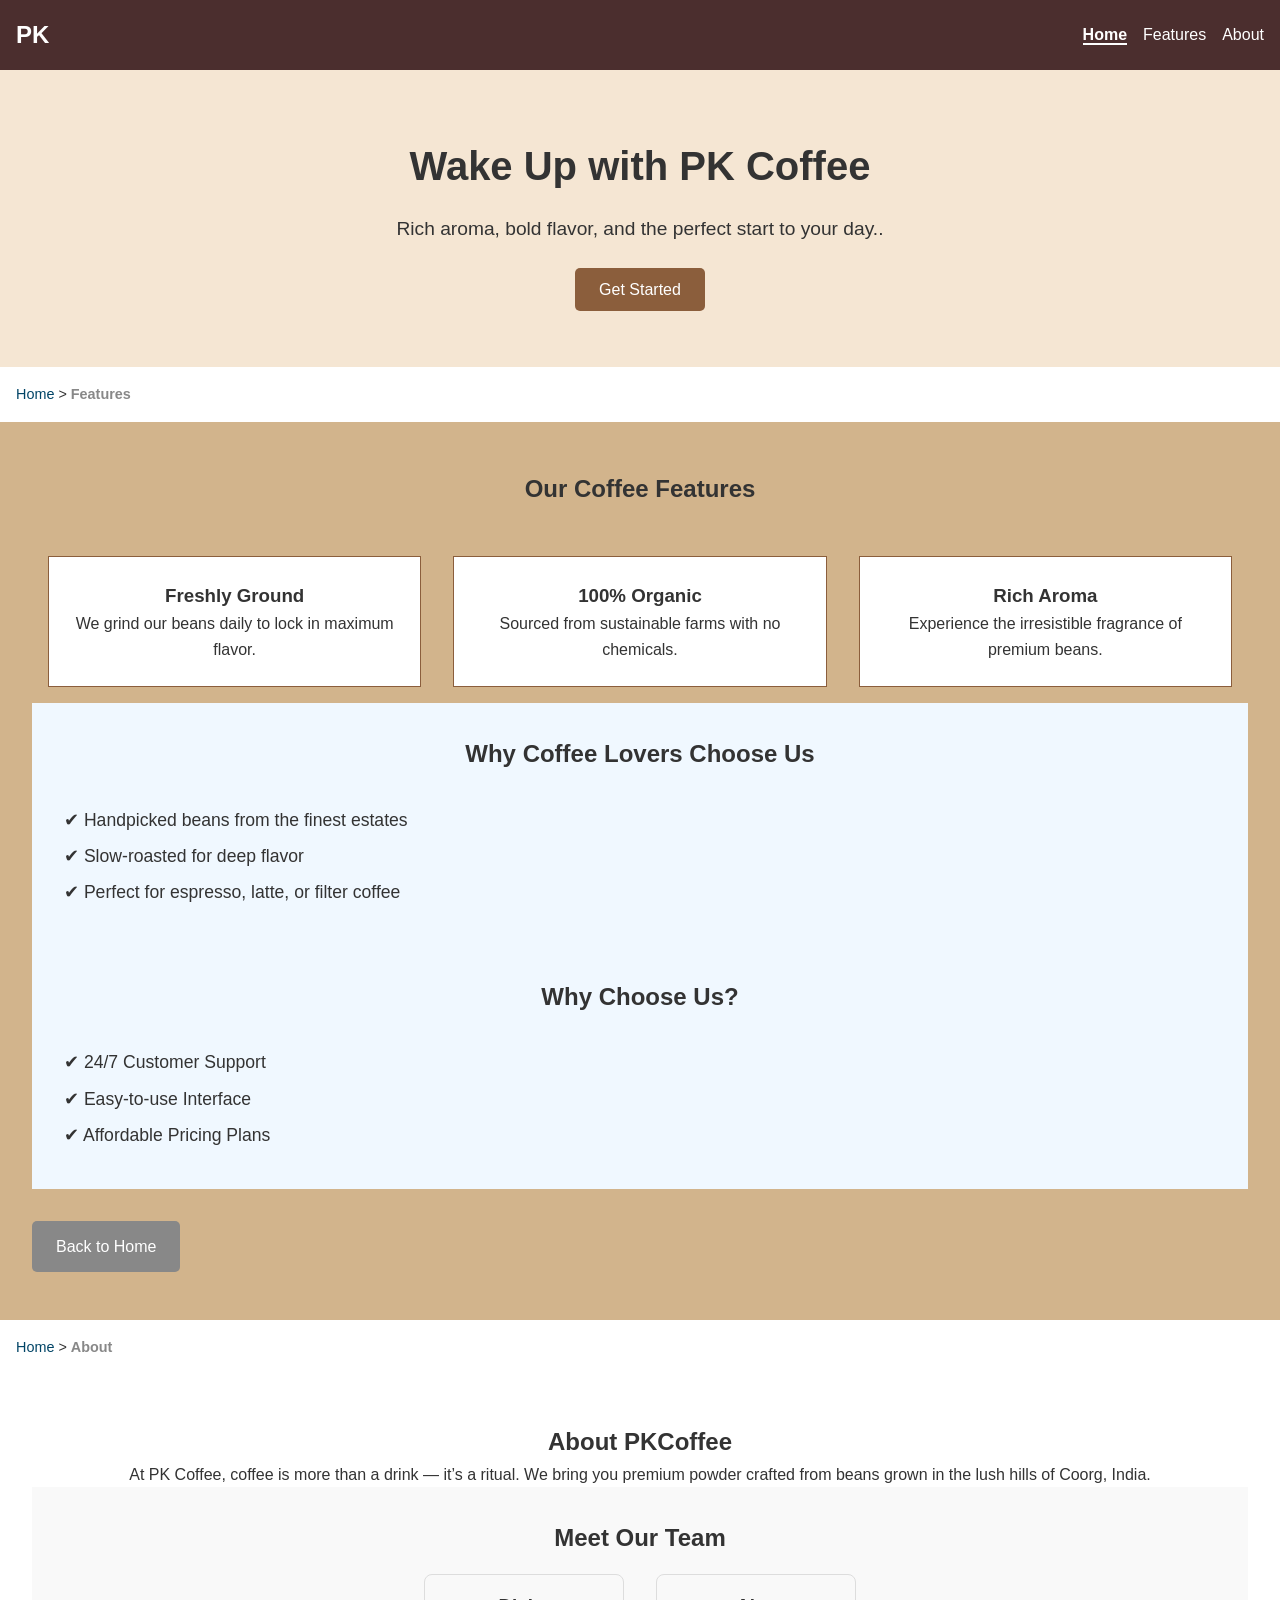
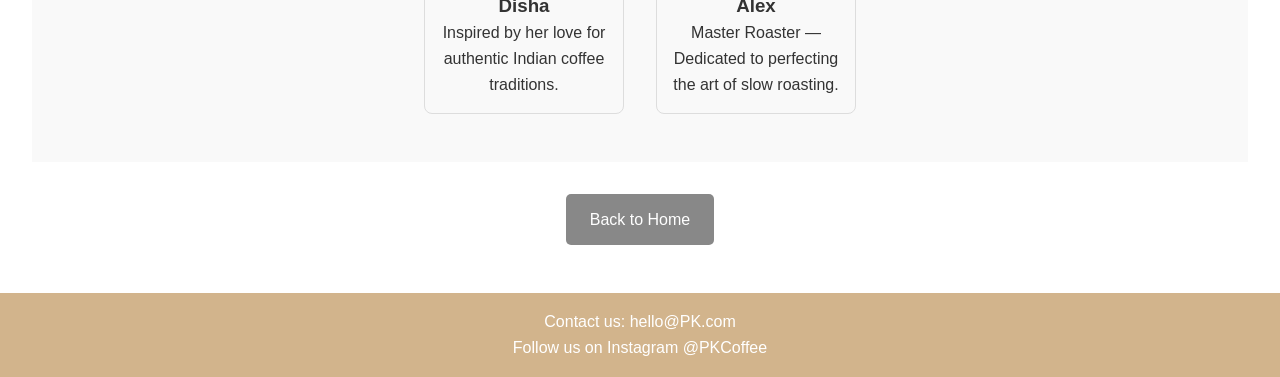
<file: landing page/index.html>
<!DOCTYPE html>
<html lang="en">
<head>
  <meta charset="UTF-8">
  <meta name="viewport" content="width=device-width, initial-scale=1.0">
  <title>MyBrand Landing Page</title>
  <link rel="stylesheet" href="style.css">
</head>
<body>
  <!-- Navigation -->
  <nav class="navbar">
    <div class="logo">PK</div>
    <ul class="nav-links">
      <li><a href="#hero" class="active">Home</a></li>
      <li><a href="#features">Features</a></li>
      <li><a href="#about">About</a></li>
    </ul>
  </nav>

  <!-- Hero Section -->
  <section id="hero" class="hero">
    <h1>Wake Up with PK Coffee</h1>
    <p>Rich aroma, bold flavor, and the perfect start to your day..</p>
    <a href="#features" class="btn">Get Started</a>
  </section>

  <!-- Breadcrumb for Features -->
  <nav class="breadcrumb">
    <a href="#hero">Home</a> > <span class="active">Features</span>
  </nav>

  <!-- Features Section -->
  <section id="features" class="features">
   <h2>Our Coffee Features</h2>
<div class="feature-container">
  <div class="feature">
    <h3>Freshly Ground</h3>
    <p>We grind our beans daily to lock in maximum flavor.</p>
  </div>
  <div class="feature">
    <h3>100% Organic</h3>
    <p>Sourced from sustainable farms with no chemicals.</p>
  </div>
  <div class="feature">
    <h3>Rich Aroma</h3>
    <p>Experience the irresistible fragrance of premium beans.</p>
  </div>
</div>

<section class="extra-features">
  <h2>Why Coffee Lovers Choose Us</h2>
  <ul>
    <li>✔ Handpicked beans from the finest estates</li>
    <li>✔ Slow‑roasted for deep flavor</li>
    <li>✔ Perfect for espresso, latte, or filter coffee</li>
  </ul>
</section>

    <!-- Extra Features -->
    <section class="extra-features">
      <h2>Why Choose Us?</h2>
      <ul>
        <li>✔ 24/7 Customer Support</li>
        <li>✔ Easy-to-use Interface</li>
        <li>✔ Affordable Pricing Plans</li>
      </ul>
    </section>

    <!-- Back to Home Button -->
    <a href="#hero" class="btn back-btn">Back to Home</a>
  </section>

  <!-- Breadcrumb for About -->
  <nav class="breadcrumb">
    <a href="#hero">Home</a> > <span class="active">About</span>
  </nav>

  <!-- About Section -->
  <section id="about" class="about">
    <h2>About PKCoffee</h2>
<p>At PK Coffee, coffee is more than a drink — it’s a ritual. 
We bring you premium powder crafted from beans grown in the lush hills of Coorg, India.</p>

<section class="team">
  <h2>Meet Our Team</h2>
  <div class="team-container">
    <div class="member">
      <h3>Disha</h3>
      <p> Inspired by her love for authentic Indian coffee traditions.</p>
    </div>
    <div class="member">
      <h3>Alex</h3>
      <p>Master Roaster — Dedicated to perfecting the art of slow roasting.</p>
    </div>
  </div>
    </section>

    <!-- Back to Home Button -->
    <a href="#hero" class="btn back-btn">Back to Home</a>
  </section>

  <!-- Footer -->
<footer class="footer">
  <p>Contact us: hello@PK.com</p>
  <p>Follow us on Instagram @PKCoffee</p>
</footer>
</body>
</html>
</file>
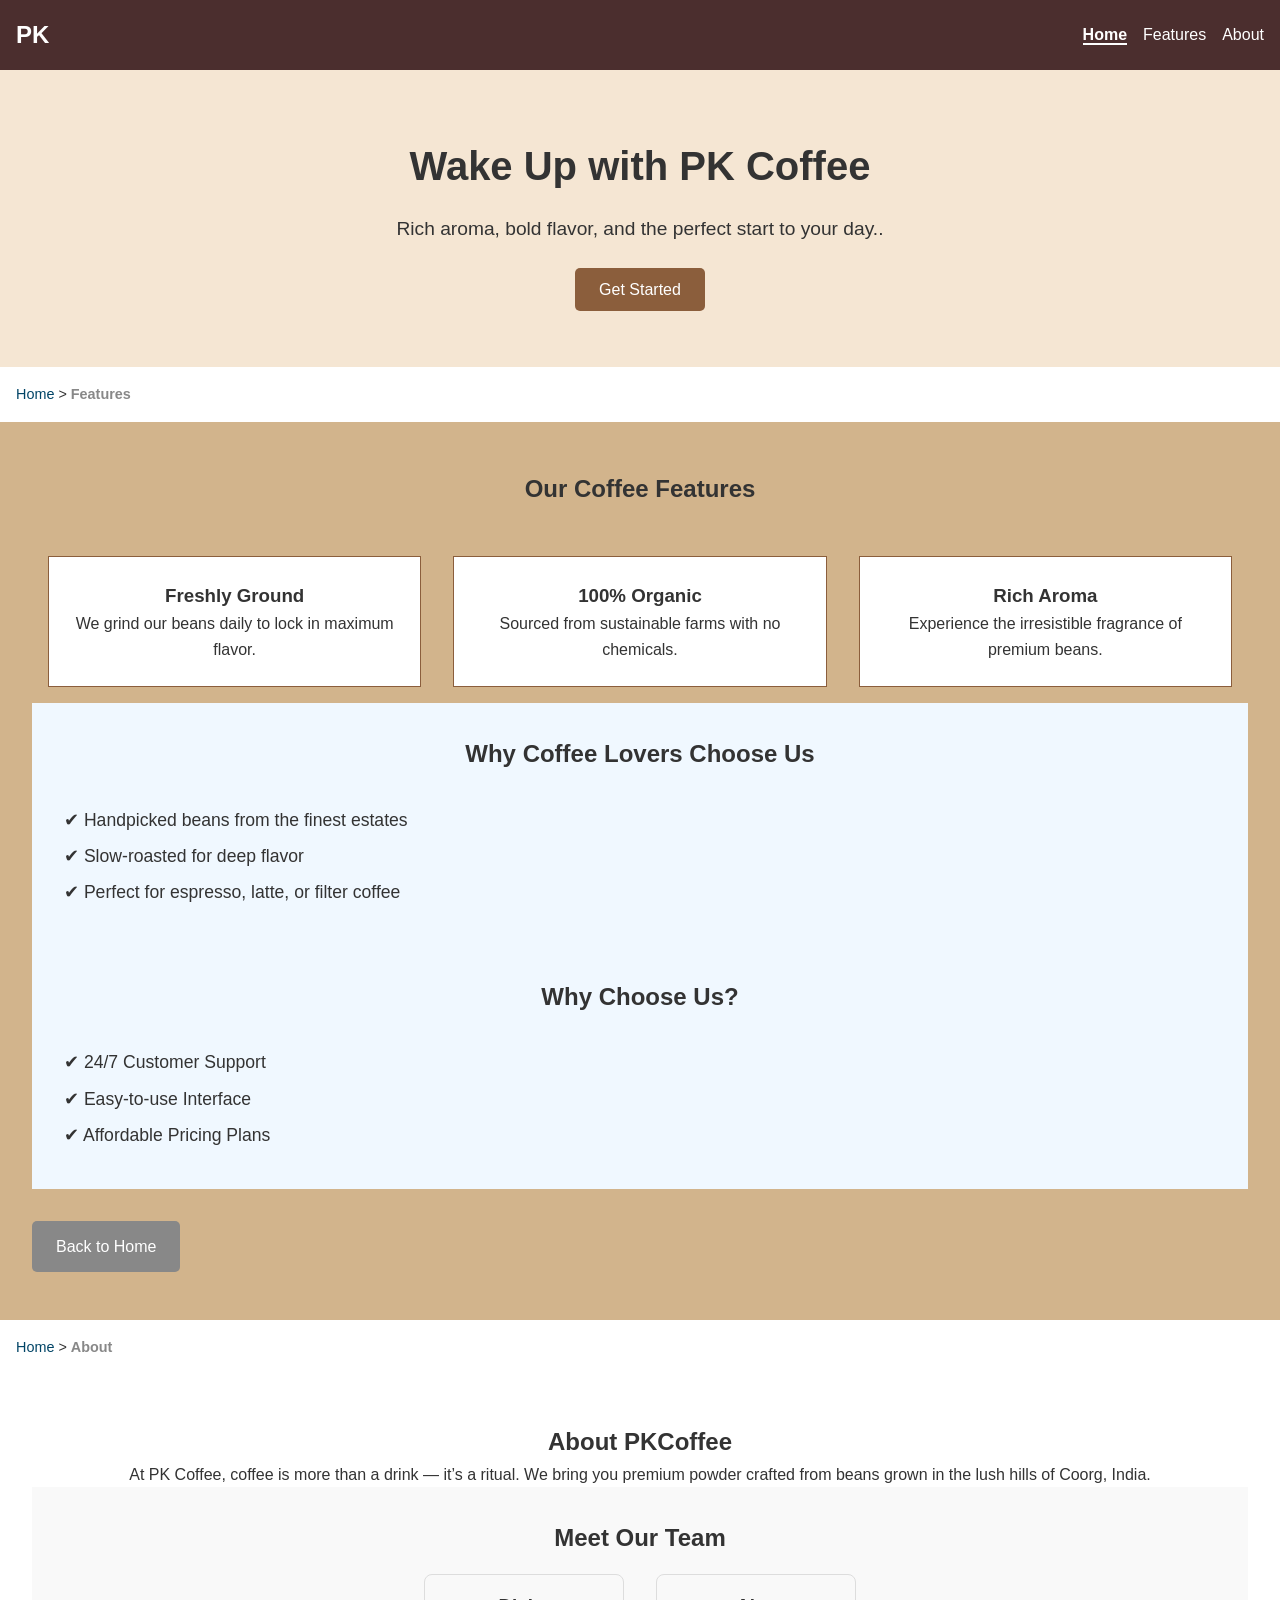
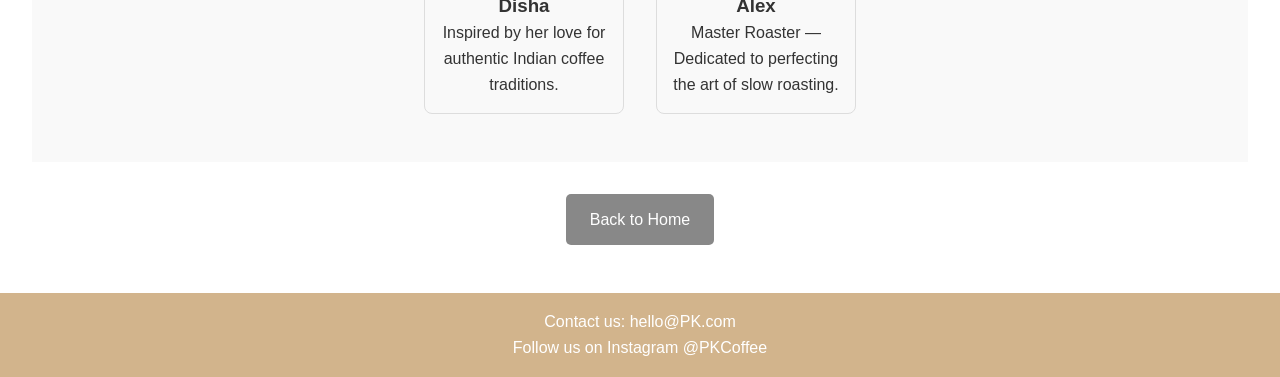
<file: WebDev-L1-LandingPage/index.html>
<!DOCTYPE html>
<html lang="en">
<head>
  <meta charset="UTF-8">
  <meta name="viewport" content="width=device-width, initial-scale=1.0">
  <title>MyBrand Landing Page</title>
  <link rel="stylesheet" href="style.css">
</head>
<body>
  <!-- Navigation -->
  <nav class="navbar">
    <div class="logo">PK</div>
    <ul class="nav-links">
      <li><a href="#hero" class="active">Home</a></li>
      <li><a href="#features">Features</a></li>
      <li><a href="#about">About</a></li>
    </ul>
  </nav>

  <!-- Hero Section -->
  <section id="hero" class="hero">
    <h1>Wake Up with PK Coffee</h1>
    <p>Rich aroma, bold flavor, and the perfect start to your day..</p>
    <a href="#features" class="btn">Get Started</a>
  </section>

  <!-- Breadcrumb for Features -->
  <nav class="breadcrumb">
    <a href="#hero">Home</a> > <span class="active">Features</span>
  </nav>

  <!-- Features Section -->
  <section id="features" class="features">
   <h2>Our Coffee Features</h2>
<div class="feature-container">
  <div class="feature">
    <h3>Freshly Ground</h3>
    <p>We grind our beans daily to lock in maximum flavor.</p>
  </div>
  <div class="feature">
    <h3>100% Organic</h3>
    <p>Sourced from sustainable farms with no chemicals.</p>
  </div>
  <div class="feature">
    <h3>Rich Aroma</h3>
    <p>Experience the irresistible fragrance of premium beans.</p>
  </div>
</div>

<section class="extra-features">
  <h2>Why Coffee Lovers Choose Us</h2>
  <ul>
    <li>✔ Handpicked beans from the finest estates</li>
    <li>✔ Slow‑roasted for deep flavor</li>
    <li>✔ Perfect for espresso, latte, or filter coffee</li>
  </ul>
</section>

    <!-- Extra Features -->
    <section class="extra-features">
      <h2>Why Choose Us?</h2>
      <ul>
        <li>✔ 24/7 Customer Support</li>
        <li>✔ Easy-to-use Interface</li>
        <li>✔ Affordable Pricing Plans</li>
      </ul>
    </section>

    <!-- Back to Home Button -->
    <a href="#hero" class="btn back-btn">Back to Home</a>
  </section>

  <!-- Breadcrumb for About -->
  <nav class="breadcrumb">
    <a href="#hero">Home</a> > <span class="active">About</span>
  </nav>

  <!-- About Section -->
  <section id="about" class="about">
    <h2>About PKCoffee</h2>
<p>At PK Coffee, coffee is more than a drink — it’s a ritual. 
We bring you premium powder crafted from beans grown in the lush hills of Coorg, India.</p>

<section class="team">
  <h2>Meet Our Team</h2>
  <div class="team-container">
    <div class="member">
      <h3>Disha</h3>
      <p> Inspired by her love for authentic Indian coffee traditions.</p>
    </div>
    <div class="member">
      <h3>Alex</h3>
      <p>Master Roaster — Dedicated to perfecting the art of slow roasting.</p>
    </div>
  </div>
    </section>

    <!-- Back to Home Button -->
    <a href="#hero" class="btn back-btn">Back to Home</a>
  </section>

  <!-- Footer -->
<footer class="footer">
  <p>Contact us: hello@PK.com</p>
  <p>Follow us on Instagram @PKCoffee</p>
</footer>
</body>
</html>
</file>
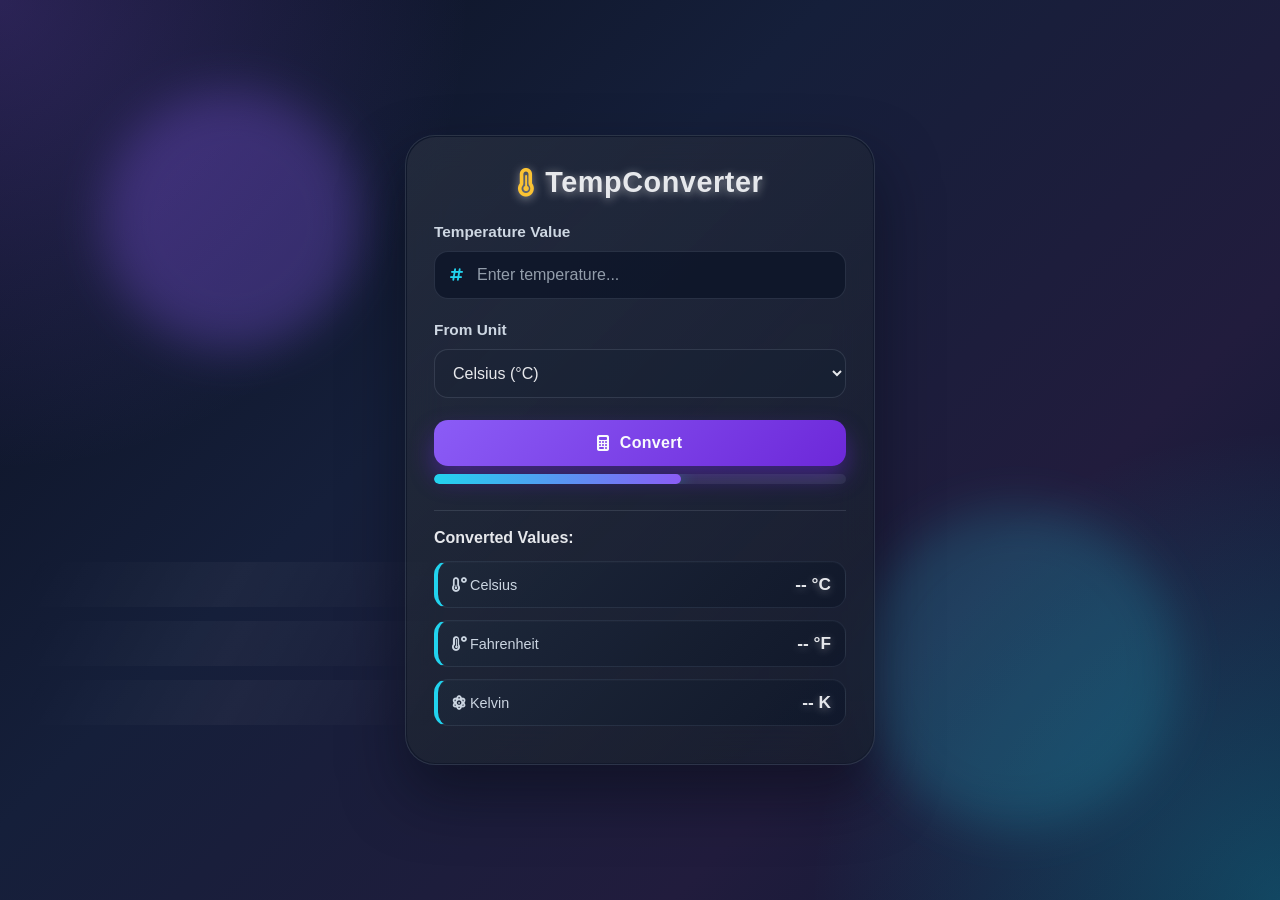
<file: WebDev-L1-TempConverterWebsite/index.html>
<!DOCTYPE html>
<html lang="en">
<head>
  <meta charset="UTF-8" />
  <meta name="viewport" content="width=device-width, initial-scale=1.0" />
  <title>Interactive Temperature Converter</title>

  <!-- FontAwesome for UI Icons -->
  <link
    rel="stylesheet"
    href="https://cdnjs.cloudflare.com/ajax/libs/font-awesome/6.4.0/css/all.min.css"
  />

  <!-- External Stylesheet -->
  <link rel="stylesheet" href="style.css" />
</head>
<body>

  <div class="converter-card">
    <div class="header">
      <h1><i class="fa-solid fa-temperature-three-quarters"></i> TempConverter</h1>
    </div>

    <!-- Numeric Input Field -->
    <div class="form-group">
      <label for="tempInput">Temperature Value</label>
      <div class="input-wrapper">
        <i class="fa-solid fa-hashtag"></i>
        <input 
          type="number" 
          id="tempInput" 
          placeholder="Enter temperature..." 
          step="any" 
        />
      </div>
      <!-- Error output for validation / absolute zero -->
      <div id="errorMessage" class="error-message">
        <i class="fa-solid fa-circle-exclamation"></i>
        <span id="errorText">Invalid input</span>
      </div>
    </div>

    <!-- Source Unit Selection -->
    <div class="form-group">
      <label for="unitSelect">From Unit</label>
      <select id="unitSelect">
        <option value="Celsius">Celsius (°C)</option>
        <option value="Fahrenheit">Fahrenheit (°F)</option>
        <option value="Kelvin">Kelvin (K)</option>
      </select>
    </div>

    <!-- Trigger Button -->
    <button class="btn-convert" id="convertBtn">
      <i class="fa-solid fa-calculator"></i> Convert
    </button>

    <div class="temperature-meter" aria-hidden="true"></div>

    <!-- Simultaneous Results Display -->
    <div class="results-container">
      <div class="results-title">Converted Values:</div>
      
      <div class="result-card">
        <span class="result-label"><i class="fa-solid fa-temperature-low"></i> Celsius</span>
        <span class="result-value" id="celsiusResult">-- °C</span>
      </div>

      <div class="result-card">
        <span class="result-label"><i class="fa-solid fa-temperature-high"></i> Fahrenheit</span>
        <span class="result-value" id="fahrenheitResult">-- °F</span>
      </div>

      <div class="result-card">
        <span class="result-label"><i class="fa-solid fa-atom"></i> Kelvin</span>
        <span class="result-value" id="kelvinResult">-- K</span>
      </div>
    </div>
  </div>

  <!-- External Script -->
  <script src="first.js"></script>
</body>
</html>
</file>
<file: landing page/style.css>
/* Reset */
* { margin: 0; padding: 0; box-sizing: border-box; }

/* Body */
body {
  font-family: Arial, sans-serif;
  line-height: 1.6;
  color: #333;
}

/* Navbar */
.navbar {
  position: sticky;
  top: 0;
  background: #4B2E2E;
  color: #fff;
  display: flex;
  justify-content: space-between;
  align-items: center;
  padding: 1rem;
}
.navbar .logo { font-size: 1.5rem; font-weight: bold; }
.nav-links { list-style: none; display: flex; }
.nav-links li { margin-left: 1rem; }
.nav-links a { color: #fff; text-decoration: none; }
.nav-links a.active { font-weight: bold; border-bottom: 2px solid #fff; }

/* Hero */
.hero {
  background: #F5E6D3;
  text-align: center;
  padding: 4rem 2rem;
}
.hero h1 { font-size: 2.5rem; margin-bottom: 1rem; }
.hero p { font-size: 1.2rem; margin-bottom: 2rem; }
.btn {
  background: #8B5E3C; /* Mocha Highlight */
  color: #fff;
  padding: 0.8rem 1.5rem;
  text-decoration: none;
  border-radius: 5px;
}

/* Breadcrumb */
.breadcrumb { margin: 1rem; font-size: 0.9rem; }
.breadcrumb a { color: #004466; text-decoration: none; }
.breadcrumb .active { color: #888; font-weight: bold; }

/* Features */
.features { padding: 3rem 2rem; background: #f9f9f9; }
.features h2 { text-align: center; margin-bottom: 2rem; }
.feature-container { display: flex; flex-wrap: wrap; justify-content: center; }
.feature {
  background: #fff;
  border: 1px solid #ddd;
  padding: 1.5rem;
  margin: 1rem;
  flex: 1 1 250px;
  text-align: center;
}
.features {
  background: #D2B48C; /* Cappuccino Tan */
  padding: 3rem 2rem;
}
.feature {
  background: #fff;
  border: 1px solid #8B5E3C; /* Mocha border */
}

/* Extra Features */
.extra-features { padding: 2rem; background: #f0f8ff; }
.extra-features ul { list-style: none; padding: 0; }
.extra-features li { margin: 0.5rem 0; font-size: 1.1rem; }

/* About */
.about { padding: 3rem 2rem; text-align: center; }
.team { padding: 2rem; background: #f9f9f9; text-align: center; }
.team-container { display: flex; justify-content: center; flex-wrap: wrap; }
.member {
  margin: 1rem;
  padding: 1rem;
  border: 1px solid #ddd;
  border-radius: 8px;
  width: 200px;
}

/* Back Button */
.back-btn {
  display: inline-block;
  margin-top: 2rem;
  background: #888;
  color: #fff;
  padding: 0.8rem 1.5rem;
  text-decoration: none;
  border-radius: 5px;
}
.back-btn:hover { background: #555; }

/* Footer */
.footer {
  background: #D2B48C;
  color: #fff;
  text-align: center;
  padding: 1rem;
}

/* Responsive */
@media (max-width: 768px) {
  .feature-container { flex-direction: column; align-items: center; }
  .team-container { flex-direction: column; align-items: center; }
}
</file>
<file: WebDev-L1-LandingPage/style.css>
/* Reset */
* { margin: 0; padding: 0; box-sizing: border-box; }

/* Body */
body {
  font-family: Arial, sans-serif;
  line-height: 1.6;
  color: #333;
}

/* Navbar */
.navbar {
  position: sticky;
  top: 0;
  background: #4B2E2E;
  color: #fff;
  display: flex;
  justify-content: space-between;
  align-items: center;
  padding: 1rem;
}
.navbar .logo { font-size: 1.5rem; font-weight: bold; }
.nav-links { list-style: none; display: flex; }
.nav-links li { margin-left: 1rem; }
.nav-links a { color: #fff; text-decoration: none; }
.nav-links a.active { font-weight: bold; border-bottom: 2px solid #fff; }

/* Hero */
.hero {
  background: #F5E6D3;
  text-align: center;
  padding: 4rem 2rem;
}
.hero h1 { font-size: 2.5rem; margin-bottom: 1rem; }
.hero p { font-size: 1.2rem; margin-bottom: 2rem; }
.btn {
  background: #8B5E3C; /* Mocha Highlight */
  color: #fff;
  padding: 0.8rem 1.5rem;
  text-decoration: none;
  border-radius: 5px;
}

/* Breadcrumb */
.breadcrumb { margin: 1rem; font-size: 0.9rem; }
.breadcrumb a { color: #004466; text-decoration: none; }
.breadcrumb .active { color: #888; font-weight: bold; }

/* Features */
.features { padding: 3rem 2rem; background: #f9f9f9; }
.features h2 { text-align: center; margin-bottom: 2rem; }
.feature-container { display: flex; flex-wrap: wrap; justify-content: center; }
.feature {
  background: #fff;
  border: 1px solid #ddd;
  padding: 1.5rem;
  margin: 1rem;
  flex: 1 1 250px;
  text-align: center;
}
.features {
  background: #D2B48C; /* Cappuccino Tan */
  padding: 3rem 2rem;
}
.feature {
  background: #fff;
  border: 1px solid #8B5E3C; /* Mocha border */
}

/* Extra Features */
.extra-features { padding: 2rem; background: #f0f8ff; }
.extra-features ul { list-style: none; padding: 0; }
.extra-features li { margin: 0.5rem 0; font-size: 1.1rem; }

/* About */
.about { padding: 3rem 2rem; text-align: center; }
.team { padding: 2rem; background: #f9f9f9; text-align: center; }
.team-container { display: flex; justify-content: center; flex-wrap: wrap; }
.member {
  margin: 1rem;
  padding: 1rem;
  border: 1px solid #ddd;
  border-radius: 8px;
  width: 200px;
}

/* Back Button */
.back-btn {
  display: inline-block;
  margin-top: 2rem;
  background: #888;
  color: #fff;
  padding: 0.8rem 1.5rem;
  text-decoration: none;
  border-radius: 5px;
}
.back-btn:hover { background: #555; }

/* Footer */
.footer {
  background: #D2B48C;
  color: #fff;
  text-align: center;
  padding: 1rem;
}

/* Responsive */
@media (max-width: 768px) {
  .feature-container { flex-direction: column; align-items: center; }
  .team-container { flex-direction: column; align-items: center; }
}
</file>
<file: WebDev-L1-TempConverterWebsite/style.css>
:root {
  --bg-1: #0b1020;
  --bg-2: #151f3a;
  --bg-3: #211c3d;
  --bg-4: #0d1833;
  --card-bg: rgba(17, 24, 39, 0.7);
  --primary: #8b5cf6;
  --primary-strong: #6d28d9;
  --secondary: #22d3ee;
  --accent: #fbbf24;
  --text: #e5e7eb;
  --muted: #cbd5e1;
  --border: rgba(148, 163, 184, 0.18);
  --panel: rgba(15, 23, 42, 0.55);
  --danger: #f87171;
  --shadow: 0 30px 60px rgba(6, 10, 20, 0.5);
}

* {
  box-sizing: border-box;
  margin: 0;
  padding: 0;
  font-family: 'Segoe UI', Tahoma, Geneva, Verdana, sans-serif;
}

body {
  position: relative;
  min-height: 100vh;
  display: flex;
  justify-content: center;
  align-items: center;
  background:
    radial-gradient(circle at top left, rgba(139, 92, 246, 0.25), transparent 30%),
    radial-gradient(circle at bottom right, rgba(34, 211, 238, 0.25), transparent 30%),
    linear-gradient(135deg, var(--bg-1) 0%, var(--bg-2) 38%, var(--bg-3) 72%, var(--bg-4) 100%);
  padding: 24px;
  color: var(--text);
  overflow: hidden;
}

body::before,
body::after {
  content: "";
  position: absolute;
  border-radius: 50%;
  filter: blur(24px);
  opacity: 0.75;
  z-index: 0;
  animation: floatGlow 12s ease-in-out infinite alternate;
}

body::before {
  width: 260px;
  height: 260px;
  background: rgba(139, 92, 246, 0.38);
  top: 10%;
  left: 8%;
}

body::after {
  width: 320px;
  height: 320px;
  background: rgba(34, 211, 238, 0.24);
  right: 8%;
  bottom: 8%;
  animation-delay: 1.5s;
}

.converter-card {
  position: relative;
  z-index: 1;
  width: 100%;
  max-width: 470px;
  padding: 30px 28px 26px;
  border-radius: 30px;
  background: linear-gradient(180deg, rgba(15, 23, 42, 0.8), rgba(17, 24, 39, 0.78));
  backdrop-filter: blur(18px);
  border: 1px solid rgba(148, 163, 184, 0.2);
  box-shadow: var(--shadow);
  animation: fadeUp 0.7s ease;
}

.converter-card::before {
  content: "";
  position: absolute;
  inset: 1px;
  border-radius: 29px;
  background: linear-gradient(135deg, rgba(255,255,255,0.08), rgba(255,255,255,0.02));
  pointer-events: none;
}

.header {
  text-align: center;
  margin-bottom: 24px;
}

.header h1 {
  font-size: clamp(1.8rem, 2vw, 2.2rem);
  font-weight: 800;
  display: flex;
  align-items: center;
  justify-content: center;
  gap: 10px;
  color: var(--text);
  letter-spacing: 0.02em;
  text-shadow: 0 2px 10px rgba(255, 255, 255, 0.5);
}

.header i {
  color: var(--accent);
  animation: pulse 2s infinite ease-in-out;
}

.form-group {
  margin-bottom: 22px;
  animation: fadeUp 0.8s ease;
}

label {
  display: block;
  margin-bottom: 10px;
  font-weight: 600;
  color: var(--muted);
  font-size: 0.96rem;
}

.input-wrapper {
  position: relative;
  display: flex;
  align-items: center;
}

.input-wrapper i {
  position: absolute;
  left: 16px;
  color: var(--secondary);
  font-size: 0.9rem;
}

input[type='number'],
select {
  width: 100%;
  padding: 14px 14px 14px 42px;
  border-radius: 14px;
  background: rgba(15, 23, 42, 0.85);
  border: 1px solid var(--border);
  color: var(--text);
  font-size: 1rem;
  outline: none;
  transition: all 0.25s ease;
}

select {
  padding-left: 14px;
  cursor: pointer;
}

input[type='number']::placeholder {
  color: rgba(203, 213, 225, 0.7);
}

input[type='number']:focus,
select:focus {
  border-color: rgba(34, 211, 238, 0.9);
  box-shadow: 0 0 0 4px rgba(34, 211, 238, 0.14);
  transform: translateY(-1px);
}

.error-message {
  display: none;
  align-items: center;
  gap: 8px;
  margin-top: 8px;
  padding: 10px 12px;
  border-radius: 10px;
  color: #fecaca;
  background: rgba(239, 68, 68, 0.12);
  border: 1px solid rgba(248, 113, 113, 0.4);
  font-size: 0.82rem;
}

.btn-convert {
  width: 100%;
  padding: 14px 18px;
  border: none;
  border-radius: 14px;
  background: linear-gradient(135deg, var(--primary) 0%, var(--primary-strong) 100%);
  color: #f8fafc;
  font-size: 1rem;
  font-weight: 800;
  letter-spacing: 0.02em;
  cursor: pointer;
  display: flex;
  align-items: center;
  justify-content: center;
  gap: 10px;
  position: relative;
  overflow: hidden;
  transition: transform 0.2s ease, box-shadow 0.2s ease, filter 0.2s ease;
  box-shadow: 0 12px 24px rgba(109, 40, 217, 0.45);
}

.btn-convert::before {
  content: "";
  position: absolute;
  inset: 0;
  background: linear-gradient(120deg, transparent 0%, rgba(255,255,255,0.35) 50%, transparent 100%);
  transform: translateX(-120%);
  transition: transform 0.6s ease;
}

.btn-convert:hover::before {
  transform: translateX(120%);
}

.btn-convert:hover {
  transform: translateY(-2px) scale(1.01);
  box-shadow: 0 16px 26px rgba(255, 95, 143, 0.36);
  filter: saturate(1.1);
}

.btn-convert:active {
  transform: scale(0.99);
}

.results-container {
  margin-top: 26px;
  border-top: 1px solid var(--border);
  padding-top: 18px;
  animation: fadeUp 0.9s ease;
}

.results-title {
  font-size: 1rem;
  font-weight: 700;
  margin-bottom: 14px;
  color: var(--text);
}

.result-card {
  position: relative;
  background: linear-gradient(135deg, rgba(30, 41, 59, 0.8), rgba(15, 23, 42, 0.8));
  border: 1px solid rgba(148, 163, 184, 0.12);
  border-left: 4px solid var(--secondary);
  border-radius: 14px;
  padding: 12px 14px;
  margin-bottom: 12px;
  display: flex;
  justify-content: space-between;
  align-items: center;
  gap: 12px;
  box-shadow: inset 0 1px 0 rgba(255,255,255,0.02);
  transition: transform 0.2s ease, box-shadow 0.2s ease;
}

.result-card::after {
  content: "";
  position: absolute;
  inset: 0;
  background: linear-gradient(120deg, transparent 0%, rgba(255,255,255,0.04) 50%, transparent 100%);
  transform: translateX(-100%);
  transition: transform 0.6s ease;
}

.result-card:hover::after {
  transform: translateX(100%);
}

.result-card:hover {
  transform: translateX(3px);
  box-shadow: 0 10px 18px rgba(124, 201, 217, 0.18);
}

.result-card.pop {
  animation: resultPop 0.45s ease;
}

.result-label {
  font-size: 0.9rem;
  color: var(--muted);
}

.result-value {
  font-size: 1.08rem;
  font-weight: 700;
  color: var(--text);
  text-shadow: 0 2px 8px rgba(255,255,255,0.35);
}

.temperature-meter {
  position: relative;
  width: 100%;
  height: 10px;
  border-radius: 999px;
  background: rgba(148, 163, 184, 0.12);
  overflow: hidden;
  margin-top: 8px;
  margin-bottom: 18px;
}

.temperature-meter::before {
  content: "";
  position: absolute;
  inset: 0;
  width: 60%;
  background: linear-gradient(90deg, var(--secondary), var(--primary));
  border-radius: inherit;
  box-shadow: 0 0 18px rgba(34, 211, 238, 0.4);
}

@keyframes fadeUp {
  from {
    opacity: 0;
    transform: translateY(16px);
  }
  to {
    opacity: 1;
    transform: translateY(0);
  }
}

@keyframes pulse {
  0%, 100% {
    transform: scale(1);
  }
  50% {
    transform: scale(1.12);
  }
}

@keyframes resultPop {
  0% {
    transform: scale(0.98);
    box-shadow: 0 0 0 rgba(124, 201, 217, 0.1);
  }
  40% {
    transform: scale(1.03);
    box-shadow: 0 12px 20px rgba(124, 201, 217, 0.22);
  }
  100% {
    transform: scale(1);
    box-shadow: 0 10px 18px rgba(124, 201, 217, 0.18);
  }
}

@keyframes floatGlow {
  0% {
    transform: translate(0, 0) scale(1);
  }
  100% {
    transform: translate(20px, -18px) scale(1.08);
  }
}

@media (max-width: 480px) {
  .converter-card {
    padding: 22px 18px 18px;
  }

  .result-card {
    flex-direction: column;
    align-items: flex-start;
  }
}
</file>
